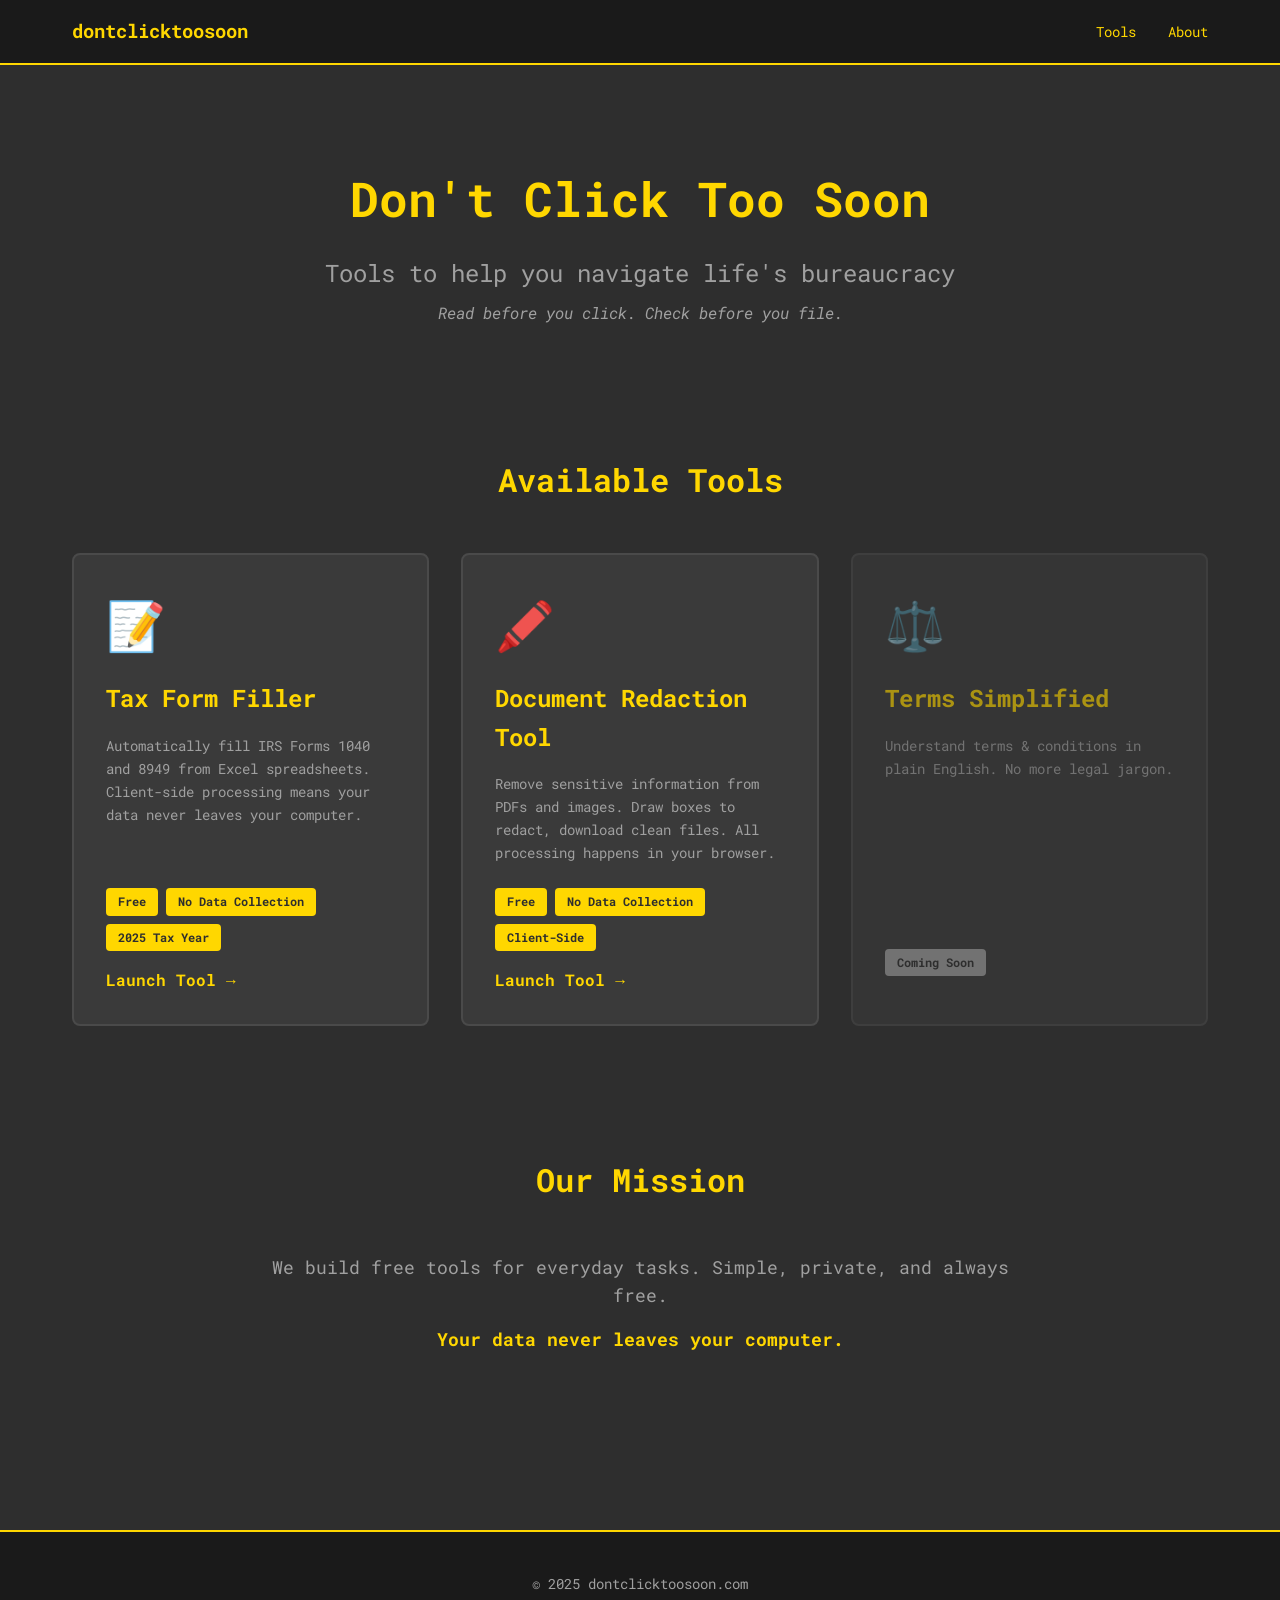
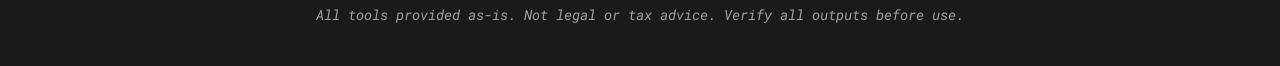
<file: index.html>
<!DOCTYPE html>
<html lang="en">
<head>
  <meta charset="UTF-8" />
  <meta name="viewport" content="width=device-width, initial-scale=1" />
  <title>Don't Click Too Soon - Navigate Life's Bureaucracy</title>
  <link href="https://fonts.googleapis.com/css2?family=Roboto+Mono:wght@400;700&display=swap" rel="stylesheet" />
  <link rel="stylesheet" href="style.css" />
</head>
<body>
  <nav class="navbar">
    <div class="nav-container">
      <a href="/" class="nav-logo">dontclicktoosoon</a>
      <div class="nav-links">
        <a href="#tools" class="nav-link">Tools</a>
        <a href="about.html" class="nav-link">About</a>
      </div>
    </div>
  </nav>

  <main class="container">
    <section class="hero">
      <h1 class="hero-title">Don't Click Too Soon</h1>
      <p class="hero-subtitle">Tools to help you navigate life's bureaucracy</p>
      <p class="hero-tagline">Read before you click. Check before you file.</p>
    </section>

    <section id="tools" class="tools-section">
      <h2 class="section-title">Available Tools</h2>
      
      <div class="tools-grid">
        <a href="tax-form-filler/" class="tool-card">
          <div class="tool-icon">📝</div>
          <h3 class="tool-title">Tax Form Filler</h3>
          <p class="tool-description">
            Automatically fill IRS Forms 1040 and 8949 from Excel spreadsheets. 
            Client-side processing means your data never leaves your computer.
          </p>
          <div class="tool-meta">
            <span class="badge">Free</span>
            <span class="badge">No Data Collection</span>
            <span class="badge">2025 Tax Year</span>
          </div>
          <span class="tool-cta">Launch Tool →</span>
        </a>

        <a href="redaction-tool/" class="tool-card">
          <div class="tool-icon">🖍️</div>
          <h3 class="tool-title">Document Redaction Tool</h3>
          <p class="tool-description">
            Remove sensitive information from PDFs and images. Draw boxes to redact, 
            download clean files. All processing happens in your browser.
          </p>
          <div class="tool-meta">
            <span class="badge">Free</span>
            <span class="badge">No Data Collection</span>
            <span class="badge">Client-Side</span>
          </div>
          <span class="tool-cta">Launch Tool →</span>
        </a>

        <div class="tool-card coming-soon">
          <div class="tool-icon">⚖️</div>
          <h3 class="tool-title">Terms Simplified</h3>
          <p class="tool-description">
            Understand terms & conditions in plain English. No more legal jargon.
          </p>
          <div class="tool-meta">
            <span class="badge badge-warning">Coming Soon</span>
          </div>
        </div>
      </div>
    </section>

    <section class="mission-section">
      <div class="mission-content">
        <h2 class="section-title">Our Mission</h2>
        <p>We build free tools for everyday tasks. Simple, private, and always free.</p>
        <p><strong>Your data never leaves your computer.</strong></p>
      </div>
    </section>
  </main>

  <footer class="footer">
    <div class="footer-content">
      <p>&copy; 2025 dontclicktoosoon.com</p>
      <p class="footer-disclaimer">All tools provided as-is. Not legal or tax advice. Verify all outputs before use.</p>
    </div>
  </footer>
  <!-- Cloudflare Web Analytics --><script defer src='https://static.cloudflareinsights.com/beacon.min.js' data-cf-beacon='{"token": "e866bb52ee684e3ab6ac82fcc4da0557"}'></script><!-- End Cloudflare Web Analytics -->
</body>
</html>
</file>
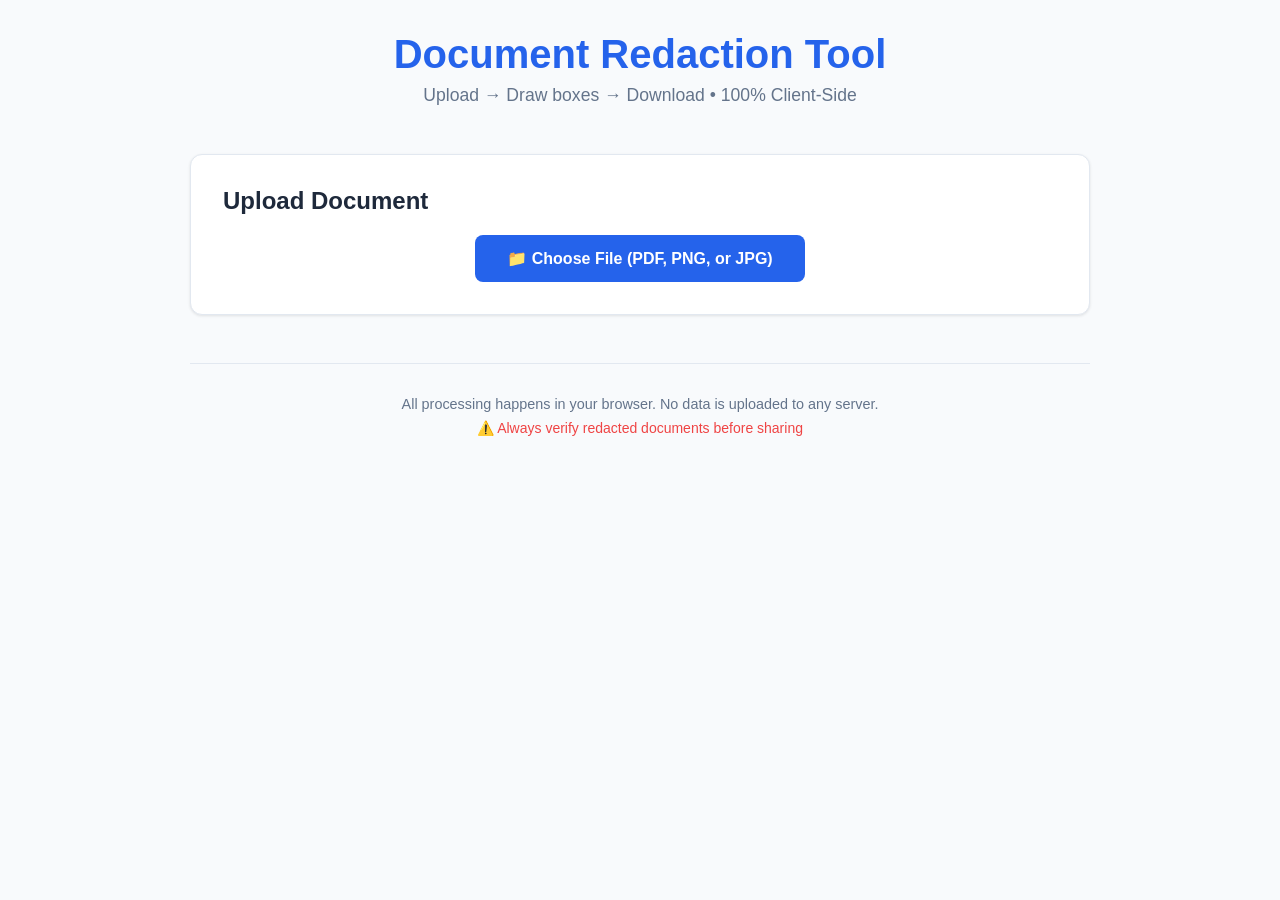
<file: redaction-tool/index.html>
<!doctype html>
<html lang="en">
  <head>
    <meta charset="UTF-8" />
    <link rel="icon" type="image/svg+xml" href="./vite.svg" />
    <meta name="viewport" content="width=device-width, initial-scale=1.0" />
    <title>redaction-app</title>
    <script type="module" crossorigin src="./assets/index-CIQngBKg.js"></script>
    <link rel="stylesheet" crossorigin href="./assets/index-B_292dii.css">
  </head>
  <body>
    <div id="root"></div>
    <!-- Cloudflare Web Analytics --><script defer src='https://static.cloudflareinsights.com/beacon.min.js' data-cf-beacon='{"token": "e866bb52ee684e3ab6ac82fcc4da0557"}'></script><!-- End Cloudflare Web Analytics -->
  </body>
</html>
</file>
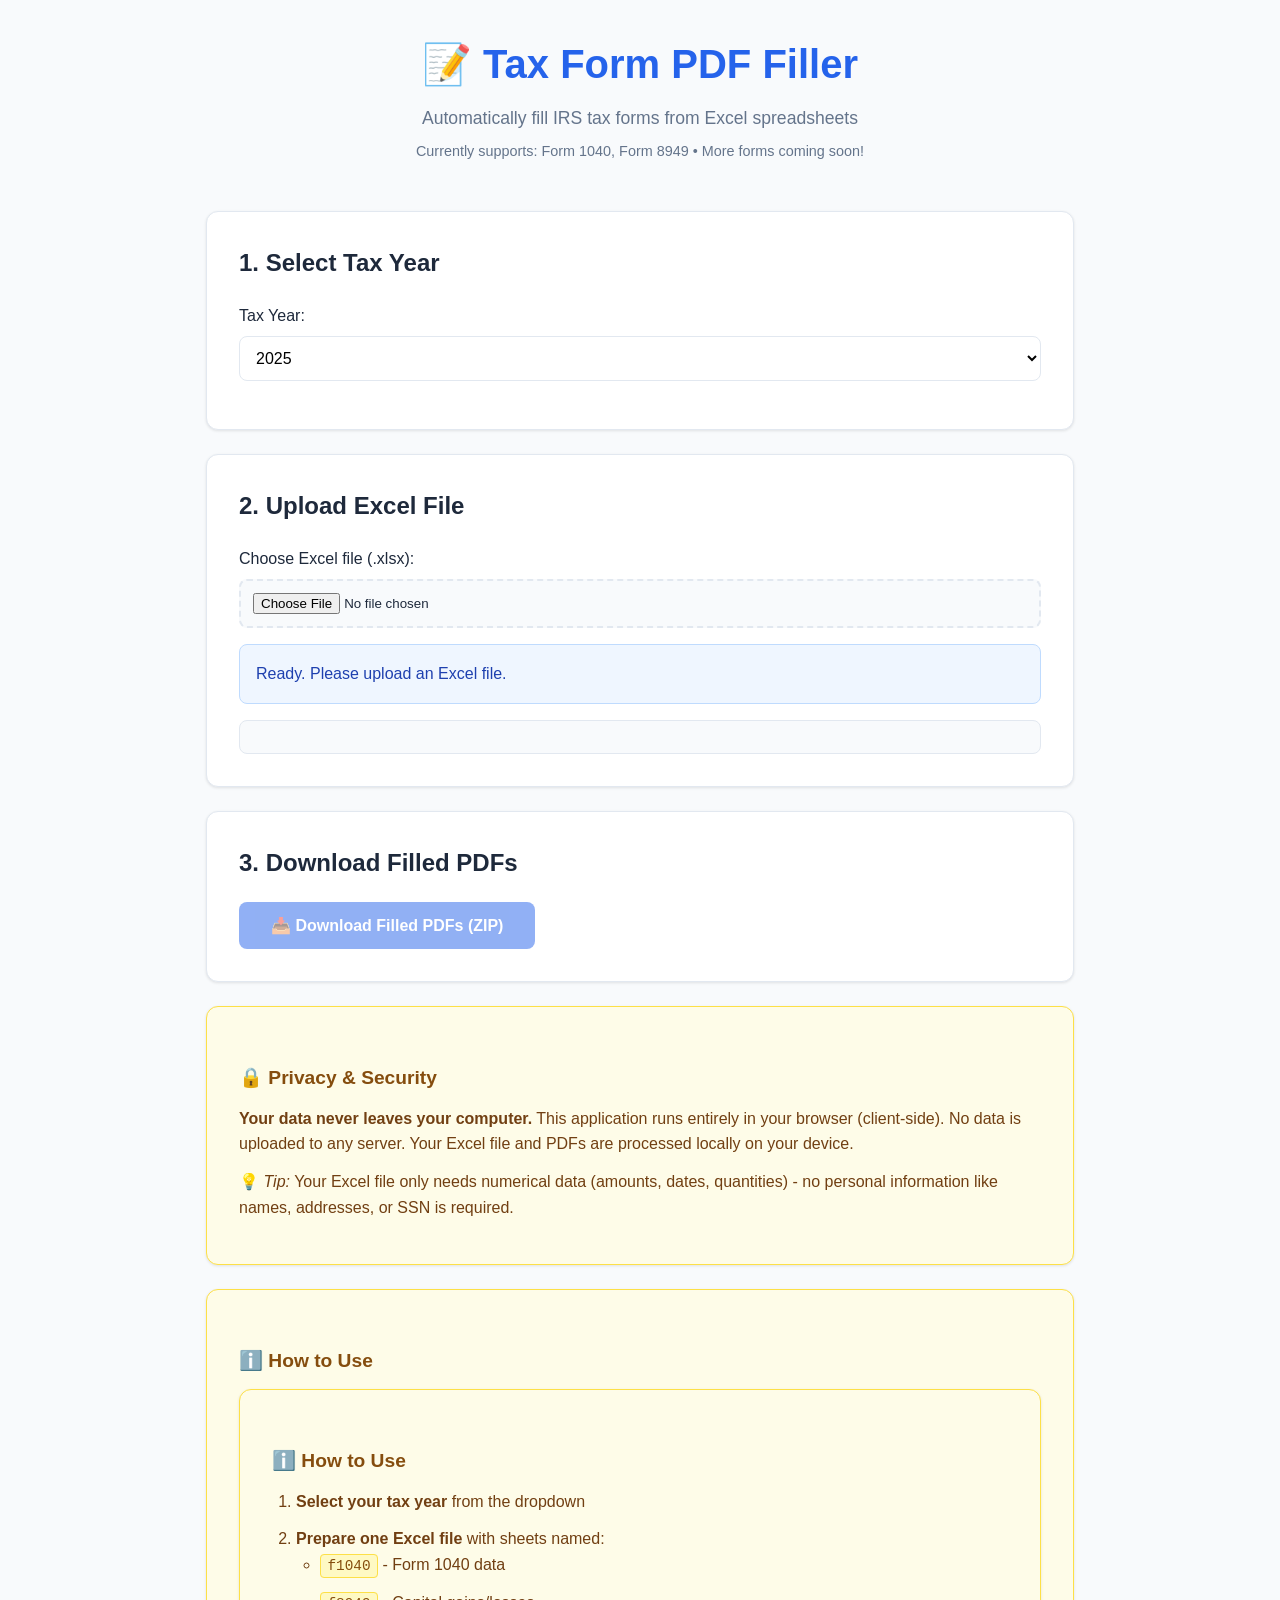
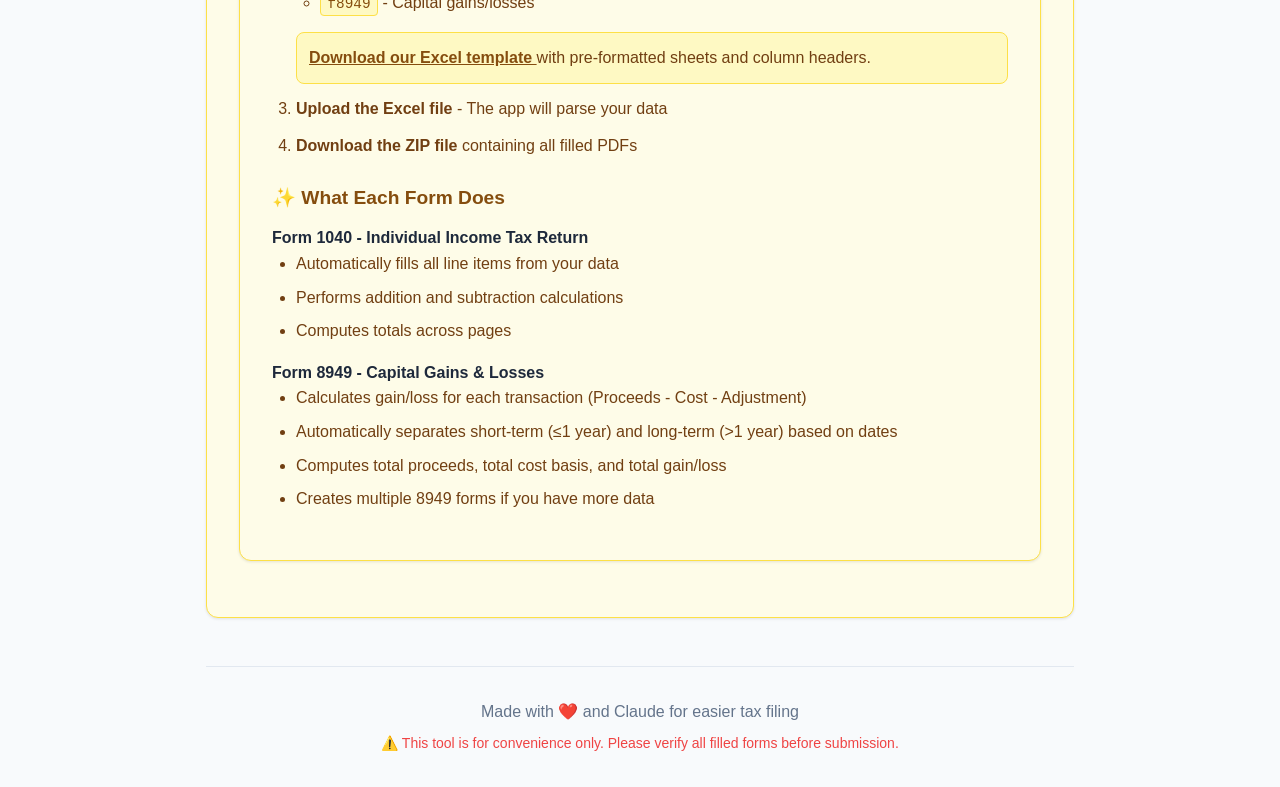
<file: tax-form-filler/index.html>
<!DOCTYPE html>
<html lang="en">
<head>
  <meta charset="UTF-8">
  <meta name="viewport" content="width=device-width, initial-scale=1.0">
  <title>Tax Form PDF Filler</title>
  <script type="module" crossorigin src="./assets/index-C3Pna393.js"></script>
  <link rel="stylesheet" crossorigin href="./assets/index-CrfQFpP5.css">
</head>
<body>
  <div class="container">
    <header>
      <h1>📝 Tax Form PDF Filler</h1>
      <p>Automatically fill IRS tax forms from Excel spreadsheets</p>
      <p style="font-size: 0.9rem; color: #64748b; margin-top: 0.5rem;">Currently supports: Form 1040, Form 8949 • More forms coming soon!</p>
    </header>

    <main>
      <div class="card">
        <h2>1. Select Tax Year</h2>
        <div class="form-group">
          <label for="taxYear">Tax Year:</label>
          <select id="taxYear">
            <option value="2025">2025</option>
          </select>
        </div>
      </div>

      <div class="card">
        <h2>2. Upload Excel File</h2>
        <div class="form-group">
          <label for="xlsxFile">Choose Excel file (.xlsx):</label>
          <input type="file" id="xlsxFile" accept=".xlsx,.xls" />
        </div>
        <div id="status" class="status status-info">
          Ready. Please upload an Excel file.
        </div>
        <pre id="formsInfo" class="forms-info"></pre>
      </div>

      <div class="card">
        <h2>3. Download Filled PDFs</h2>
        <button id="downloadPdf" class="btn btn-primary" disabled>
          📥 Download Filled PDFs (ZIP)
        </button>
      </div>

      <div class="card info-card">
        <h3>🔒 Privacy & Security</h3>
        <p><strong>Your data never leaves your computer.</strong> This application runs entirely in your browser (client-side). No data is uploaded to any server. Your Excel file and PDFs are processed locally on your device.</p>
        <p>💡 <em>Tip:</em> Your Excel file only needs numerical data (amounts, dates, quantities) - no personal information like names, addresses, or SSN is required.</p>
      </div>

      <div class="card info-card">
        <h3>ℹ️ How to Use</h3>
<div class="card info-card">
  <h3>ℹ️ How to Use</h3>
      <ol>
        <li><strong>Select your tax year</strong> from the dropdown</li>
        <li><strong>Prepare one Excel file</strong> with sheets named:
          <ul>
            <li><code>f1040</code> - Form 1040 data</li>
            <li><code>f8949</code> - Capital gains/losses</li>
          </ul>
          <div style="background: #fef9c3; padding: 0.75rem; border-radius: 0.5rem; margin-top: 0.75rem; border: 1px solid #fde047;">
            <a href="./templates/2025_template.xlsx" download style="color: #854d0e; text-decoration: underline; font-weight: bold;">
              Download our Excel template
            </a> with pre-formatted sheets and column headers.
          </div>
        </li>
        <li><strong>Upload the Excel file</strong> - The app will parse your data</li>
        <li><strong>Download the ZIP file</strong> containing all filled PDFs</li>
      </ol>

      <h3>✨ What Each Form Does</h3>
      
        <h4>Form 1040 - Individual Income Tax Return</h4>
        <ul>
          <li>Automatically fills all line items from your data</li>
          <li>Performs addition and subtraction calculations</li>
          <li>Computes totals across pages</li>
        </ul>

        <h4>Form 8949 - Capital Gains & Losses</h4>
        <ul>
          <li>Calculates gain/loss for each transaction (Proceeds - Cost - Adjustment)</li>
          <li>Automatically separates short-term (≤1 year) and long-term (>1 year) based on dates</li>
          <li>Computes total proceeds, total cost basis, and total gain/loss</li>
          <li>Creates multiple 8949 forms if you have more data</li>
        </ul>




        <!-- <h3>🛠️ Developer Tools</h3>
        <p>Open browser console and use:</p>
        <ul>
          <li><code>debugApp.printFields('f8949')</code> - List all fields in a form</li>
          <li><code>debugApp.generateFieldMap('f8949')</code> - Generate labeled PDF</li>
          <li><code>debugApp.getSupportedForms()</code> - List supported forms</li>
        </ul> -->
      </div>
    </main>

    <footer>
      <p>Made with ❤️ and Claude for easier tax filing</p>
      <p class="disclaimer">⚠️ This tool is for convenience only. Please verify all filled forms before submission.</p>
    </footer>
  </div>

  <!-- Cloudflare Web Analytics --><script defer src='https://static.cloudflareinsights.com/beacon.min.js' data-cf-beacon='{"token": "e866bb52ee684e3ab6ac82fcc4da0557"}'></script><!-- End Cloudflare Web Analytics -->
</body>
</html>
</file>
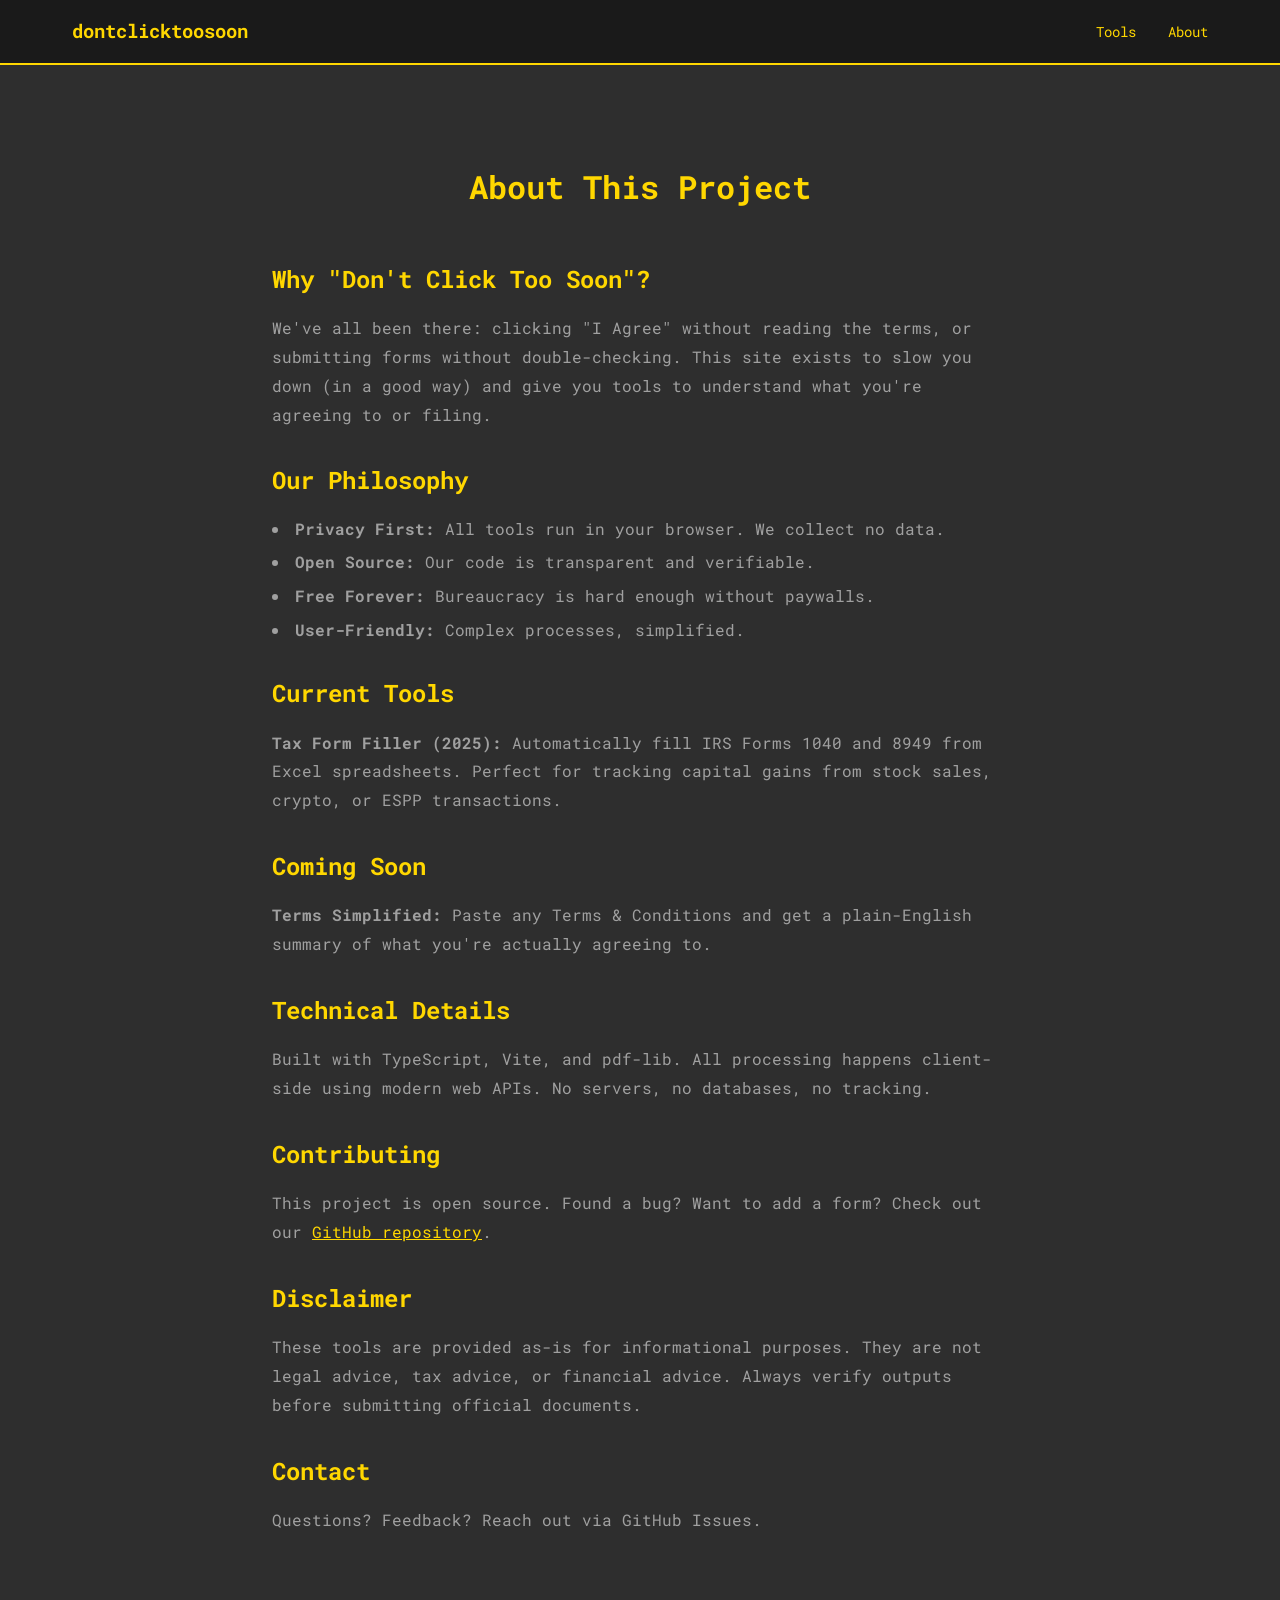
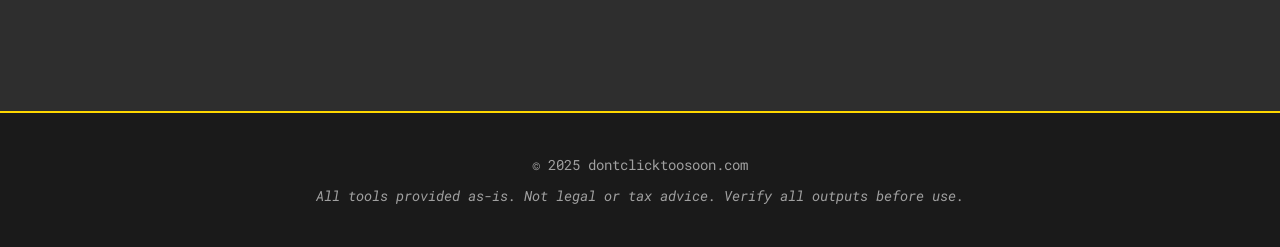
<file: about.html>
<!DOCTYPE html>
<html lang="en">
<head>
  <meta charset="UTF-8" />
  <meta name="viewport" content="width=device-width, initial-scale=1" />
  <title>About - Don't Click Too Soon</title>
  <link href="https://fonts.googleapis.com/css2?family=Roboto+Mono:wght@400;700&display=swap" rel="stylesheet" />
  <link rel="stylesheet" href="style.css" />
</head>
<body>
  <nav class="navbar">
    <div class="nav-container">
      <a href="/" class="nav-logo">dontclicktoosoon</a>
      <div class="nav-links">
        <a href="/#tools" class="nav-link">Tools</a>
        <a href="about.html" class="nav-link">About</a>
      </div>
    </div>
  </nav>

  <main class="container">
    <section class="about-section">
      <h1 class="section-title">About This Project</h1>
      
      <div class="about-content">
        <h2>Why "Don't Click Too Soon"?</h2>
        <p>
          We've all been there: clicking "I Agree" without reading the terms, or submitting forms 
          without double-checking. This site exists to slow you down (in a good way) and give you 
          tools to understand what you're agreeing to or filing.
        </p>

        <h2>Our Philosophy</h2>
        <ul>
          <li><strong>Privacy First:</strong> All tools run in your browser. We collect no data.</li>
          <li><strong>Open Source:</strong> Our code is transparent and verifiable.</li>
          <li><strong>Free Forever:</strong> Bureaucracy is hard enough without paywalls.</li>
          <li><strong>User-Friendly:</strong> Complex processes, simplified.</li>
        </ul>

        <h2>Current Tools</h2>
        <p>
          <strong>Tax Form Filler (2025):</strong> Automatically fill IRS Forms 1040 and 8949 from 
          Excel spreadsheets. Perfect for tracking capital gains from stock sales, crypto, or ESPP transactions.
        </p>

        <h2>Coming Soon</h2>
        <p>
          <strong>Terms Simplified:</strong> Paste any Terms & Conditions and get a plain-English 
          summary of what you're actually agreeing to.
        </p>

        <h2>Technical Details</h2>
        <p>
          Built with TypeScript, Vite, and pdf-lib. All processing happens client-side using 
          modern web APIs. No servers, no databases, no tracking.
        </p>

        <h2>Contributing</h2>
        <p>
          This project is open source. Found a bug? Want to add a form? Check out our 
          <a href="https://github.com/dontclicktoosoon" target="_blank" rel="noopener">GitHub repository</a>.
        </p>

        <h2>Disclaimer</h2>
        <p>
          These tools are provided as-is for informational purposes. They are not legal advice, 
          tax advice, or financial advice. Always verify outputs before submitting official documents.
        </p>

        <h2>Contact</h2>
        <p>
          Questions? Feedback? Reach out via GitHub Issues.
        </p>
      </div>
    </section>
  </main>

  <footer class="footer">
    <div class="footer-content">
      <p>&copy; 2025 dontclicktoosoon.com</p>
      <p class="footer-disclaimer">All tools provided as-is. Not legal or tax advice. Verify all outputs before use.</p>
    </div>
  </footer>

  <style>
    .about-section {
      max-width: 800px;
      margin: 0 auto;
      padding: 4rem 2rem;
    }

    .about-content {
      color: var(--text-muted);
    }

    .about-content h2 {
      color: var(--yellow);
      margin-top: 2rem;
      margin-bottom: 1rem;
      font-size: 1.5rem;
    }

    .about-content p {
      margin-bottom: 1rem;
      line-height: 1.8;
    }

    .about-content ul {
      list-style-position: inside;
      margin-bottom: 1rem;
    }

    .about-content li {
      margin-bottom: 0.5rem;
    }

    .about-content a {
      color: var(--yellow);
      text-decoration: underline;
    }

    .about-content a:hover {
      color: var(--yellow-hover);
    }
  </style>
  <!-- Cloudflare Web Analytics --><script defer src='https://static.cloudflareinsights.com/beacon.min.js' data-cf-beacon='{"token": "e866bb52ee684e3ab6ac82fcc4da0557"}'></script><!-- End Cloudflare Web Analytics -->
</body>
</html>
</file>
<file: style.css>
:root {
  --dark-bg: #2e2e2e;
  --darker-bg: #1a1a1a;
  --yellow: #ffd700;
  --yellow-hover: #ffed4e;
  --text-muted: #a0a0a0;
  --card-bg: #3a3a3a;
  --border-color: #4a4a4a;
}

* {
  margin: 0;
  padding: 0;
  box-sizing: border-box;
}

body {
  background-color: var(--dark-bg);
  color: var(--yellow);
  font-family: 'Roboto Mono', monospace;
  line-height: 1.6;
}

/* Navigation */
.navbar {
  background-color: var(--darker-bg);
  border-bottom: 2px solid var(--yellow);
  position: sticky;
  top: 0;
  z-index: 100;
}

.nav-container {
  max-width: 1200px;
  margin: 0 auto;
  padding: 1rem 2rem;
  display: flex;
  justify-content: space-between;
  align-items: center;
}

.nav-logo {
  font-size: 1.2rem;
  font-weight: 700;
  color: var(--yellow);
  text-decoration: none;
  transition: color 0.3s;
}

.nav-logo:hover {
  color: var(--yellow-hover);
}

.nav-links {
  display: flex;
  gap: 2rem;
}

.nav-link {
  color: var(--yellow);
  text-decoration: none;
  font-size: 0.9rem;
  transition: color 0.3s;
}

.nav-link:hover {
  color: var(--yellow-hover);
}

/* Container */
.container {
  max-width: 1200px;
  margin: 0 auto;
  padding: 2rem;
}

/* Hero Section */
.hero {
  text-align: center;
  padding: 4rem 2rem;
}

.hero-title {
  font-size: 3rem;
  margin-bottom: 1rem;
  color: var(--yellow);
}

.hero-subtitle {
  font-size: 1.5rem;
  color: var(--text-muted);
  margin-bottom: 0.5rem;
}

.hero-tagline {
  font-size: 1rem;
  color: var(--text-muted);
  font-style: italic;
}

/* Tools Section */
.tools-section {
  padding: 4rem 0;
}

.section-title {
  text-align: center;
  font-size: 2rem;
  margin-bottom: 3rem;
  color: var(--yellow);
}

.tools-grid {
  display: grid;
  grid-template-columns: repeat(auto-fit, minmax(320px, 1fr));
  gap: 2rem;
  margin-top: 2rem;
}

.tool-card {
  background-color: var(--card-bg);
  border: 2px solid var(--border-color);
  border-radius: 8px;
  padding: 2rem;
  transition: all 0.3s;
  text-decoration: none;
  color: var(--yellow);
  display: flex;
  flex-direction: column;
  cursor: pointer;
}

.tool-card:hover {
  border-color: var(--yellow);
  transform: translateY(-4px);
  box-shadow: 0 4px 20px rgba(255, 215, 0, 0.2);
}

.tool-card.coming-soon {
  opacity: 0.6;
  cursor: default;
}

.tool-card.coming-soon:hover {
  transform: none;
  border-color: var(--border-color);
  box-shadow: none;
}

.tool-icon {
  font-size: 3rem;
  margin-bottom: 1rem;
}

.tool-title {
  font-size: 1.5rem;
  margin-bottom: 1rem;
  color: var(--yellow);
}

.tool-description {
  color: var(--text-muted);
  font-size: 0.9rem;
  margin-bottom: 1.5rem;
  flex-grow: 1;
}

.tool-meta {
  display: flex;
  flex-wrap: wrap;
  gap: 0.5rem;
  margin-bottom: 1rem;
}

.badge {
  background-color: var(--yellow);
  color: var(--dark-bg);
  padding: 0.25rem 0.75rem;
  border-radius: 4px;
  font-size: 0.75rem;
  font-weight: 700;
}

.badge-warning {
  background-color: var(--text-muted);
}

.tool-cta {
  color: var(--yellow);
  font-weight: 700;
  align-self: flex-start;
}

/* Mission Section */
.mission-section {
  padding: 4rem 0;
  text-align: center;
}

.mission-content {
  max-width: 800px;
  margin: 0 auto;
}

.mission-content p {
  color: var(--text-muted);
  font-size: 1.1rem;
  margin-bottom: 1rem;
}

.mission-content strong {
  color: var(--yellow);
}

/* Footer */
.footer {
  background-color: var(--darker-bg);
  border-top: 2px solid var(--yellow);
  margin-top: 4rem;
  padding: 2rem;
  text-align: center;
}

.footer-content p {
  color: var(--text-muted);
  font-size: 0.9rem;
  margin: 0.5rem 0;
}

.footer-disclaimer {
  font-size: 0.75rem;
  font-style: italic;
}

/* Responsive */
@media (max-width: 768px) {
  .hero-title {
    font-size: 2rem;
  }

  .hero-subtitle {
    font-size: 1.2rem;
  }

  .tools-grid {
    grid-template-columns: 1fr;
  }

  .nav-container {
    flex-direction: column;
    gap: 1rem;
  }
}
</file>
<file: redaction-tool/assets/index-B_292dii.css>
*{margin:0;padding:0;box-sizing:border-box}body{margin:0;font-family:system-ui,-apple-system,sans-serif}
</file>
<file: tax-form-filler/assets/index-CrfQFpP5.css>
:root{--primary-color: #2563eb;--primary-hover: #1d4ed8;--success-color: #10b981;--warning-color: #f59e0b;--error-color: #ef4444;--bg-color: #f8fafc;--card-bg: #ffffff;--text-color: #1e293b;--text-muted: #64748b;--border-color: #e2e8f0;--shadow: 0 1px 3px 0 rgb(0 0 0 / .1);--shadow-lg: 0 10px 15px -3px rgb(0 0 0 / .1)}*{margin:0;padding:0;box-sizing:border-box}body{font-family:-apple-system,BlinkMacSystemFont,Segoe UI,Roboto,Helvetica Neue,Arial,sans-serif;background-color:var(--bg-color);color:var(--text-color);line-height:1.6}.container{max-width:900px;margin:0 auto;padding:2rem 1rem}header{text-align:center;margin-bottom:3rem}header h1{font-size:2.5rem;margin-bottom:.5rem;color:var(--primary-color)}header p{color:var(--text-muted);font-size:1.1rem}.card{background:var(--card-bg);border-radius:.75rem;padding:2rem;margin-bottom:1.5rem;box-shadow:var(--shadow);border:1px solid var(--border-color)}.card h2{font-size:1.5rem;margin-bottom:1.25rem;color:var(--text-color)}.card h3{font-size:1.2rem;margin-top:1.5rem;margin-bottom:.75rem;color:var(--text-color)}.form-group{margin-bottom:1rem}.form-group label{display:block;margin-bottom:.5rem;font-weight:500;color:var(--text-color)}input[type=file]{display:block;width:100%;padding:.75rem;border:2px dashed var(--border-color);border-radius:.5rem;background:var(--bg-color);cursor:pointer;transition:all .2s}input[type=file]:hover{border-color:var(--primary-color);background:#eff6ff}select{width:100%;padding:.75rem;border:1px solid var(--border-color);border-radius:.5rem;background:var(--card-bg);font-size:1rem;cursor:pointer;transition:all .2s}select:hover{border-color:var(--primary-color)}select:focus{outline:none;border-color:var(--primary-color);box-shadow:0 0 0 3px #2563eb1a}.btn{padding:.875rem 2rem;border:none;border-radius:.5rem;font-size:1rem;font-weight:600;cursor:pointer;transition:all .2s;display:inline-block}.btn-primary{background:var(--primary-color);color:#fff}.btn-primary:hover:not(:disabled){background:var(--primary-hover);box-shadow:var(--shadow-lg);transform:translateY(-1px)}.btn:disabled{opacity:.5;cursor:not-allowed;transform:none!important}.status{padding:1rem;border-radius:.5rem;margin-top:1rem;font-weight:500}.status-info{background:#eff6ff;color:#1e40af;border:1px solid #bfdbfe}.status-success{background:#ecfdf5;color:#065f46;border:1px solid #a7f3d0}.status-warning{background:#fffbeb;color:#92400e;border:1px solid #fde68a}.status-error{background:#fef2f2;color:#991b1b;border:1px solid #fecaca}.forms-info{background:var(--bg-color);padding:1rem;border-radius:.5rem;margin-top:1rem;font-family:Courier New,monospace;font-size:.9rem;color:var(--text-color);white-space:pre-wrap;border:1px solid var(--border-color)}.info-card{background:#fefce8;border-color:#fde047}.info-card h3{color:#854d0e}.info-card p{margin-bottom:.75rem;color:#713f12}.info-card ul{margin-left:1.5rem;margin-bottom:1rem;color:#713f12}.info-card li{margin-bottom:.5rem}.info-card code{background:#fef9c3;padding:.2rem .4rem;border-radius:.25rem;font-family:Courier New,monospace;font-size:.9em;color:#854d0e;border:1px solid #fde047}.info-card ol{margin-left:1.5rem;margin-bottom:1rem;color:#713f12}.info-card ol li{margin-bottom:.75rem}footer{text-align:center;margin-top:3rem;padding-top:2rem;border-top:1px solid var(--border-color);color:var(--text-muted)}.disclaimer{font-size:.875rem;margin-top:.5rem;color:var(--error-color);font-weight:500}@media(max-width:640px){.container{padding:1rem}header h1{font-size:2rem}.card{padding:1.5rem}}
</file>
